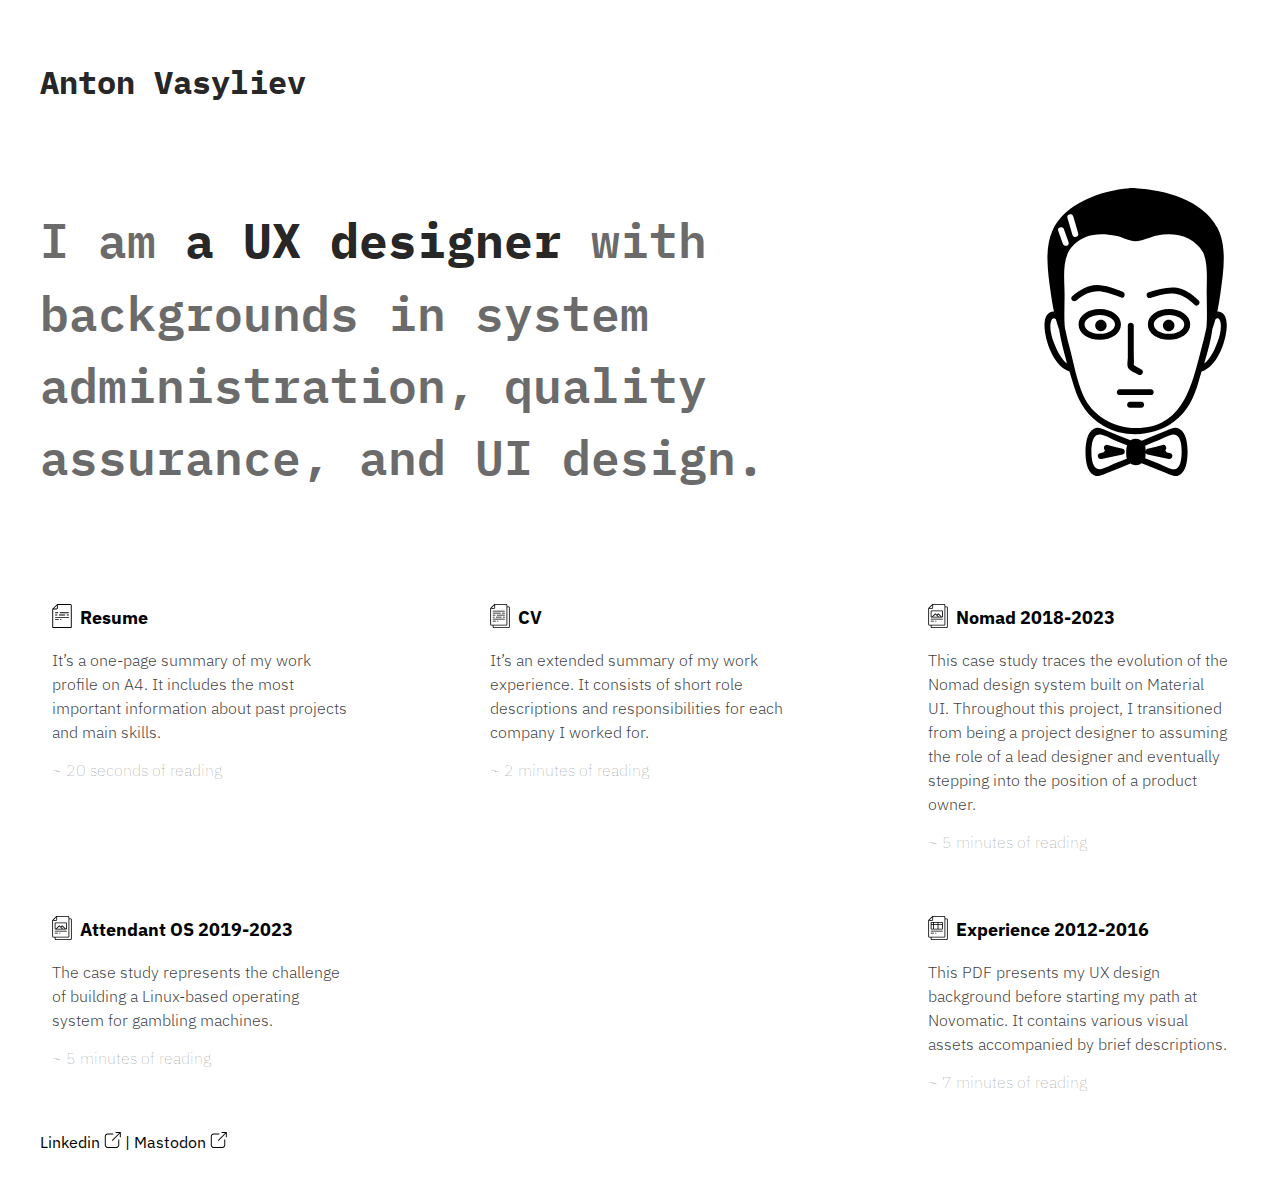
<file: index.html>
<!DOCTYPE html>
<html lang="en">
<head>
  <link rel="stylesheet" href="https://fonts.googleapis.com/css?family=IBM+Plex+Sans">
  <link rel="stylesheet" href="https://fonts.googleapis.com/css?family=IBM+Plex+Mono">
  <link rel="stylesheet" href="styles.css">
  <link rel="icon" type="image/x-icon" href="/img/favicon.svg">
  <meta charset="UTF-8">
  <meta name="viewport" content="width=device-width, initial-scale=1.0">
  <meta name="description" content="Anton Vasyliev's UX design portfolio.">
  <title>Anton Vasyliev | UX designer</title>
</head>
<body>

  <header>
    <h1>Anton Vasyliev</h1>
    <img src="img/face.svg" title="Face svg animation" class="face">
    <p class="subheader">I am <strong>a UX designer</strong> with backgrounds in system administration, quality assurance, and UI design.</p>
  </header>

  <div class="container">
    <a href="pdf/Anton-Vasyliev-resume.pdf">
      <div class="portfolio-item">
        <img src="img/resume.svg" title="Resume icon" class="poftfolio-item-icon">
        <h2>Resume</h2>
        <p class="poftfolio-item-description">It’s a one-page summary of my work profile on A4. It includes the most important information about past projects and main skills.</p>
        <p class="poftfolio-item-reading-time">~ 20 seconds of reading</p>
      </div>
    </a>
    <a href="pdf/Anton-Vasyliev-CV.pdf">
      <div class="portfolio-item">
        <img src="img/CV.svg" title="CV icon" class="poftfolio-item-icon">
        <h2>CV</h2>
        <p class="poftfolio-item-description">It’s an extended summary of my work experience. It consists of short role descriptions and responsibilities for each company I worked for.</p>
        <p class="poftfolio-item-reading-time">~ 2 minutes of reading</p>
      </div>
    </a>
    <a href="pdf/Anton-Vasyliev-Nomad-case-study.pdf">
      <div class="portfolio-item">
        <img src="img/case_study.svg" title="Case study icon" class="poftfolio-item-icon">
        <h2>Nomad 2018-2023</h2>
        <p class="poftfolio-item-description">This case study traces the evolution of the Nomad design system built on Material UI. Throughout this project, I transitioned from being a project designer to assuming the role of a lead designer and eventually stepping into the position of a product owner.</p>
        <p class="poftfolio-item-reading-time">~ 5 minutes of reading</p>
      </div>
    </a>
    <a href="pdf/Anton-Vasyliev-Attendant-case-study.pdf">
    <div class="portfolio-item">
      <img src="img/case_study.svg" title="Case study icon" class="poftfolio-item-icon">
      <h2>Attendant OS 2019-2023</h2>
      <p class="poftfolio-item-description">The case study represents the challenge of building a Linux-based operating system for gambling machines.</p>
      <p class="poftfolio-item-reading-time">~ 5 minutes of reading</p>
    </div>    
    </a>
    <a href="pdf/Anton-Vasyliev-portfolio-2012-2016.pdf">
      <div class="portfolio-item">
        <img src="img/portfolio.svg" title="Portfolio icon" class="poftfolio-item-icon">
        <h2>Experience 2012-2016</h2>
        <p class="poftfolio-item-description">This PDF presents my UX design background before starting my path at Novomatic. It contains various visual assets accompanied by brief descriptions.</p>
        <p class="poftfolio-item-reading-time">~ 7 minutes of reading</p>
      </div>
    </a>
  </div>
  
  <footer>
    <a href="https://www.linkedin.com/in/vasyliev/" class="descriptions" target="_blank">Linkedin <img src="img/new-tab.svg"></a> | 
    <a href="https://mastodon.social/@texcut" class="descriptions" target="_blank">Mastodon <img src="img/new-tab.svg"></a>
   </footer>

</body>
</html>
</file>
<file: styles.css>
body {
    font-family: "IBM Plex Sans", Arial, sans-serif;
    margin: 0;
    padding: 0;
    background-color: #fff;
    border-right: #000;
  }
  header {
    display: grid;
    grid-template-columns: 3fr 1fr;
    align-items: center;
    background-color: #fff;
    font-family: "IBM Plex Mono", Arial, sans-serif;
    font-size: 16px;
    color: rgba(0, 0, 0, 0.87);
    padding: 40px;
    text-align: left;
  }
  strong {
    color: rgba(0, 0, 0, 0.87);
  }
  h2 {
    font-size: 18px;
    font-weight: 700;
    line-height: 28px;
    margin: 0;
  }
  a {
    all: unset;
  }
  footer {
    padding: 0px 0px 40px 40px;

  }
  footer:hover {
    cursor: pointer;
  }
  .subheader {
    font-family: "IBM Plex Mono", Arial, sans-serif;
    font-size: 48px;
    font-weight: 600;
    color: rgb(107, 107, 107);
    line-height: 72px;
    max-width: 745px;
    padding-top: 30px;
    grid-column: 1 / 2;
  }
  .container {
    margin: auto;
    padding: 0px 28px 0px 28px;
    overflow: hidden;
    display: flex;
    flex-wrap: wrap;
    justify-content: space-between;
  }
  .face {
    height: 288px;
    width: 208px;
    grid-column:  2 / 3;
    grid-row: 2 / 3;
    justify-self: end;
  }
  .portfolio-item {
    background: #fff;
    margin: 12px;
    padding: 12px;
    min-width: 240px;
    flex: 0 0 calc(20% - 60px);
  }
  .portfolio-item:hover {
    background: #f9f9f9;
    cursor: pointer;
  }
  .poftfolio-item-icon {
    float: left;
    padding-right: 8px;
    height: 24px;
    width: 20px;
  }
  .poftfolio-item-description {
    color: rgba(0, 0, 0, 0.78);
    font-weight: 300;
    max-width: 300px;
    line-height: 24px;
  }
  .poftfolio-item-reading-time {
    color: rgba(0, 0, 0, 0.55);
    font-weight: 100;
  }

  @media screen and (max-width: 1024px) {
    .subheader {
      font-size: 38px;
      line-height: 52px;
      max-width: 580px;
      padding-top: 20px;
    }
  }

  @media screen and (max-width: 840px) {
    .container {
      /* width: 90%; */
    }
    .portfolio-item {
      flex: 0 0 calc(50% - 40px);
    }
    .subheader {
      grid-column:  -3 / -1;
      grid-row: 2 / 3;
      max-width: 580px;
    } 
    .face {
      width: 50px;
      height: 78px;
      grid-column:  2 / 3;
      grid-row: 1 / 2;
      justify-self: end;
    }
  }

  @media screen and (max-width: 670px) {
    .portfolio-item {
      flex: 0 0 calc(100% - 40px);
    }
    .subheader {
      font-size: 28px;
      line-height: 52px;
      max-width: 420px;
      padding-top: 20px;
    }
    .container {
      padding: 0px;
    }
    header {
      padding: 40px 10px 40px 10px;
    }
    footer {
      padding-left: 20px;
    }
  }

  @media screen and (max-width: 450px) {
    .subheader {
      font-size: 22px;
      line-height: 48px;
      max-width: 380px;
      padding-top: 10px;
    }
    header {
      font-size: 0.6rem;
    }
  
  }
</file>
